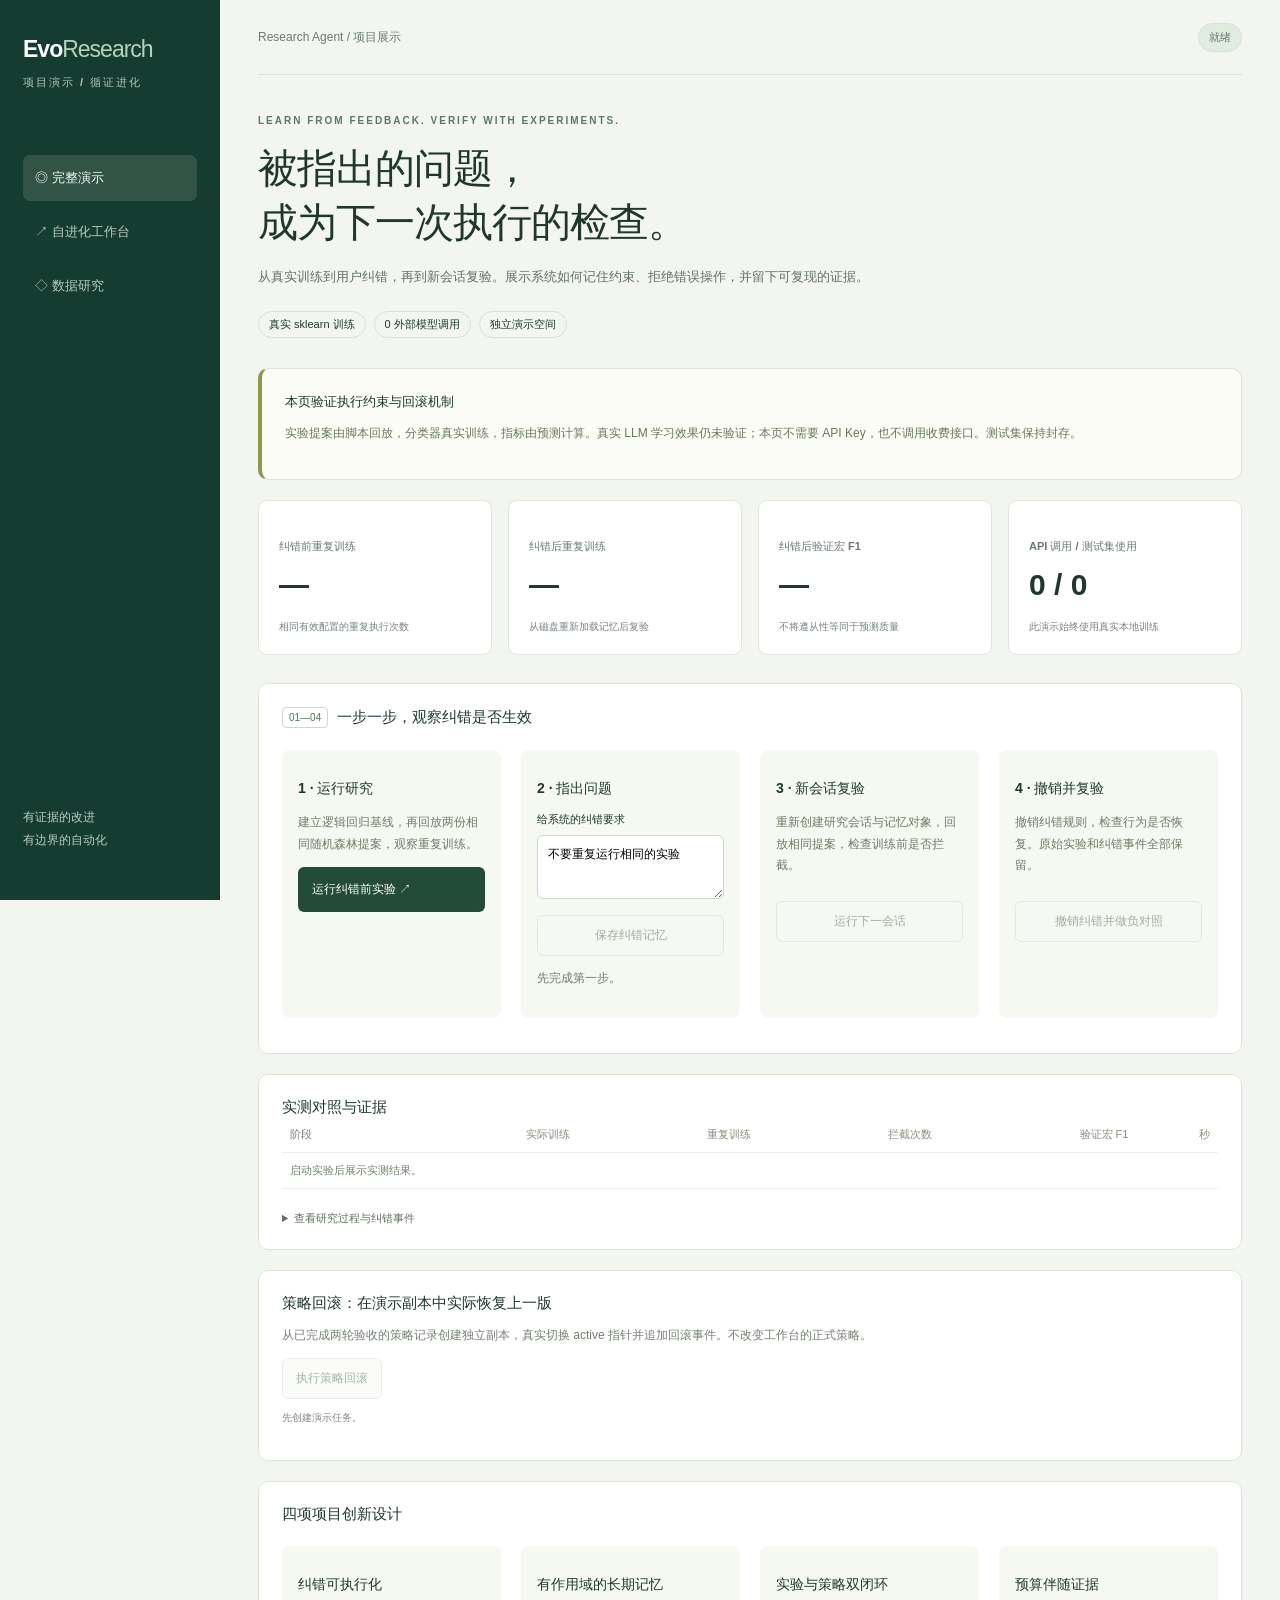
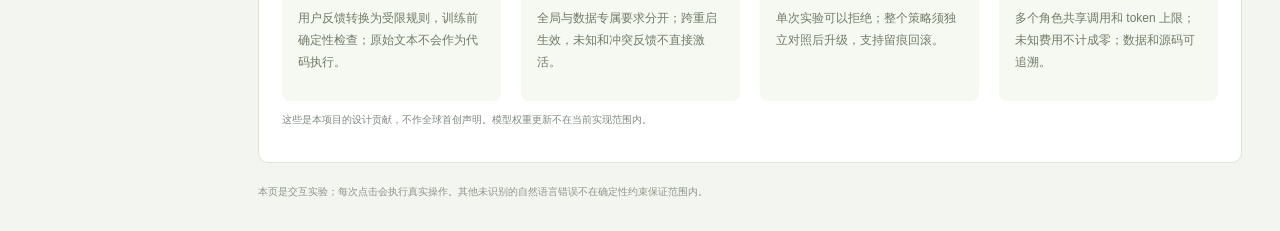
<file: static/showcase.html>
<!doctype html><html lang="zh-CN"><head><meta charset="utf-8"><meta name="viewport" content="width=device-width,initial-scale=1"><title>EvoResearch · 项目演示</title><link rel="stylesheet" href="/static/research-agent.css"><link rel="stylesheet" href="/static/showcase.css"><script src="/static/showcase.js" defer></script></head><body>
<aside><a class="brand" href="/showcase">Evo<span>Research</span><small>项目演示 / 循证进化</small></a><nav><a class="selected" href="/showcase">◎ 完整演示</a><a href="/research-agent">↗ 自进化工作台</a><a href="/">◇ 数据研究</a></nav><p class="side-note">有证据的改进<br>有边界的自动化</p></aside>
<main><header><span>Research Agent / 项目展示</span><span id="state" class="pill">就绪</span></header><section class="hero"><div class="eyebrow">LEARN FROM FEEDBACK. VERIFY WITH EXPERIMENTS.</div><h1>被指出的问题，<br>成为下一次执行的检查。</h1><p>从真实训练到用户纠错，再到新会话复验。展示系统如何记住约束、拒绝错误操作，并留下可复现的证据。</p><span class="tag">真实 sklearn 训练</span><span class="tag">0 外部模型调用</span><span class="tag">独立演示空间</span></section>
<section class="card boundary"><strong>本页验证执行约束与回滚机制</strong><p>实验提案由脚本回放，分类器真实训练，指标由预测计算。真实 LLM 学习效果仍未验证；本页不需要 API Key，也不调用收费接口。测试集保持封存。</p></section>
<section class="metrics"><article><label>纠错前重复训练</label><strong id="before-count">—</strong><small>相同有效配置的重复执行次数</small></article><article><label>纠错后重复训练</label><strong id="after-count">—</strong><small>从磁盘重新加载记忆后复验</small></article><article><label>纠错后验证宏 F1</label><strong id="after-score">—</strong><small>不将遵从性等同于预测质量</small></article><article><label>API 调用 / 测试集使用</label><strong>0 / 0</strong><small>此演示始终使用真实本地训练</small></article></section>
<section class="card"><div class="section-title"><span class="step">01—04</span><h2>一步一步，观察纠错是否生效</h2></div><div class="demo-grid"><article><h3>1 · 运行研究</h3><p>建立逻辑回归基线，再回放两份相同随机森林提案，观察重复训练。</p><button id="start" class="primary">运行纠错前实验 ↗</button></article><article><h3>2 · 指出问题</h3><label for="feedback">给系统的纠错要求</label><textarea id="feedback" rows="3">不要重复运行相同的实验</textarea><button id="remember" disabled>保存纠错记忆</button><p id="feedback-status" class="hint">先完成第一步。</p></article><article><h3>3 · 新会话复验</h3><p>重新创建研究会话与记忆对象，回放相同提案，检查训练前是否拦截。</p><button id="next" disabled>运行下一会话</button></article><article><h3>4 · 撤销并复验</h3><p>撤销纠错规则，检查行为是否恢复。原始实验和纠错事件全部保留。</p><button id="revoke" disabled>撤销纠错并做负对照</button></article></div><p id="message" role="status"></p></section>
<section class="card"><div class="section-title"><h2>实测对照与证据</h2><a id="download" class="button" hidden>下载本次证据 ↓</a></div><div class="table-wrap"><table><thead><tr><th>阶段</th><th>实际训练</th><th>重复训练</th><th>拦截次数</th><th>验证宏 F1</th><th>秒</th></tr></thead><tbody id="rows"><tr><td colspan="6">启动实验后展示实测结果。</td></tr></tbody></table></div><details><summary>查看研究过程与纠错事件</summary><pre id="evidence">尚无运行记录。</pre></details></section>
<section class="card"><div class="section-title"><h2>策略回滚：在演示副本中实际恢复上一版</h2></div><p class="muted">从已完成两轮验收的策略记录创建独立副本，真实切换 active 指针并追加回滚事件。不改变工作台的正式策略。</p><button id="rollback" disabled>执行策略回滚</button><p id="rollback-result" class="hint">先创建演示任务。</p></section>
<section class="card"><h2>四项项目创新设计</h2><div class="demo-grid"><article><h3>纠错可执行化</h3><p>用户反馈转换为受限规则，训练前确定性检查；原始文本不会作为代码执行。</p></article><article><h3>有作用域的长期记忆</h3><p>全局与数据专属要求分开；跨重启生效，未知和冲突反馈不直接激活。</p></article><article><h3>实验与策略双闭环</h3><p>单次实验可以拒绝；整个策略须独立对照后升级，支持留痕回滚。</p></article><article><h3>预算伴随证据</h3><p>多个角色共享调用和 token 上限；未知费用不计成零；数据和源码可追溯。</p></article></div><p class="hint">这些是本项目的设计贡献，不作全球首创声明。模型权重更新不在当前实现范围内。</p></section><footer>本页是交互实验；每次点击会执行真实操作。其他未识别的自然语言错误不在确定性约束保证范围内。</footer></main></body></html>
</file>
<file: static/research-agent.css>
:root{font-family:Inter,"Microsoft YaHei",sans-serif;color:#20372e;background:#f3f5f1;font-synthesis:none}*{box-sizing:border-box}body{margin:0}aside{position:fixed;inset:0 auto 0 0;width:220px;background:#153c30;color:#fff;padding:36px 23px;display:flex;flex-direction:column}.brand{font-size:23px;color:#fff;text-decoration:none;font-weight:750;letter-spacing:-1px}.brand span{font-weight:400;color:#b5d3bb}.brand small{display:block;font-size:11px;letter-spacing:2px;margin-top:12px;color:#b5c8bc}nav{display:grid;gap:8px;margin-top:65px}nav a{padding:14px 12px;color:#b7cdc2;text-decoration:none;border-radius:7px;font-size:13px}nav .selected{background:#315447;color:#fff}.side-note{margin-top:auto;font-size:12px;line-height:1.9;color:#b7cdc2}main{margin-left:220px;padding:0 38px 30px;max-width:1700px}header{height:75px;border-bottom:1px solid #dce4db;display:flex;align-items:center;justify-content:space-between;font-size:12px;color:#6a7b70}.pill,.tag{display:inline-block;background:#e2ebe0;border:1px solid #d7e2d5;border-radius:20px;font-size:11px;padding:6px 10px}.hero{padding:40px 0 30px}.eyebrow{font-size:10px;letter-spacing:2px;color:#5b7868;font-weight:700}h1{font-size:clamp(28px,3.1vw,44px);font-weight:600;line-height:1.35;letter-spacing:-1px;margin:16px 0}p{line-height:1.8;font-size:13px}.hero p{color:#627168;margin-bottom:22px}.tag{margin-right:8px;padding:5px 10px;background:transparent}.metrics{display:grid;grid-template-columns:repeat(4,1fr);gap:16px;margin-bottom:28px}.metrics article{padding:20px;background:#fff;border:1px solid #dfe6dc;border-radius:9px;min-height:130px}.metrics label{font-size:11px;color:#6b7b70}.metrics strong{display:block;font-size:30px;line-height:1.4;font-weight:550;margin:10px 0}.metrics small{font-size:10px;color:#78847b}.layout{display:grid;grid-template-columns:320px minmax(0,1fr);gap:22px;align-items:start}.card{background:#fff;border:1px solid #dde5d9;border-radius:10px;padding:23px;margin-bottom:20px}.section-title{display:flex;align-items:center;gap:9px;flex-wrap:wrap}h2{font-size:15px;font-weight:600;margin:0}.step{font-size:10px;border:1px solid #cbd9c8;padding:4px 6px;color:#54765d;border-radius:4px}.muted{color:#768074;font-size:12px}label{display:block;font-size:11px;margin:18px 0 8px;font-weight:550}input,select{width:100%;padding:11px;border:1px solid #d7dfd3;border-radius:5px;background:#fafbf8;color:#283d31;font:inherit;font-size:12px}input:focus,select:focus{outline:2px solid #6b9578;outline-offset:2px}input[type=file]{font-size:10px}.hint{color:#7e897e;font-size:10px;line-height:1.8}.fields{display:grid;grid-template-columns:1fr 1fr;gap:0 12px}button,.button{padding:11px 13px;border:1px solid #cbd8c6;border-radius:6px;background:#f8faf6;color:#31573d;font-size:12px;text-decoration:none;cursor:pointer}.primary{display:flex;justify-content:space-between;width:100%;background:#224c36;color:white;margin-top:22px;border:0;padding:14px}button:disabled{opacity:.45;cursor:default}details{margin-top:22px;color:#627260;font-size:11px}summary{cursor:pointer}.empty{text-align:center;padding:52px 10px;color:#7b897b}.orbit{font-size:48px;color:#acc2a1}h3{font-size:14px;font-weight:550}.empty p{font-size:11px}.round{border-top:1px solid #e7ece3;padding-top:18px;margin-top:22px}.round-head{display:flex;justify-content:space-between;align-items:center;gap:10px}.round h3{margin:0}.round .up{background:#e5f0dc;color:#3c6426}.round .keep{background:#f2eddf;color:#866a27}.round p{font-size:11px;color:#687a67}.table-wrap{overflow-x:auto}table{border-collapse:collapse;width:100%;font-size:11px}td,th{padding:10px 8px;text-align:right;border-bottom:1px solid #edf0e9;font-weight:400;white-space:nowrap}td:first-child,th:first-child{text-align:left;color:#71806e}th{color:#84907e}.checkline{font-size:10px;line-height:1.9;margin-top:12px;color:#5d7753}.checkline.fail{color:#927237}.actions{display:flex;gap:10px;flex-wrap:wrap;margin-top:20px}.events{padding:0;list-style:none;max-height:280px;overflow:auto}.events li{font-size:11px;border-left:2px solid #cfddc8;padding:9px 12px;margin-left:3px;color:#6b7b64;line-height:1.7}.events time{display:inline-block;min-width:48px;color:#9ba496}.events strong{font-weight:550;color:#35533a}footer{font-size:10px;color:#8c9687;margin-top:10px;line-height:1.8}#error{color:#a1452c;font-size:12px}a[hidden]{display:none}@media(min-width:1400px){.layout{grid-template-columns:350px minmax(0,1fr)}}@media(max-width:1100px){aside{width:180px;padding:28px 16px}main{margin-left:180px;padding:0 24px 25px}.metrics{grid-template-columns:repeat(2,1fr)}.layout{grid-template-columns:280px minmax(0,1fr)}}@media(max-width:800px){aside{position:static;width:auto;padding:18px 22px}.brand{font-size:20px}.brand small,.side-note{display:none}nav{display:flex;flex-wrap:wrap;margin-top:15px;gap:5px}nav a{font-size:11px;padding:8px}main{margin-left:0;padding:0 18px 24px}.layout{grid-template-columns:1fr}.hero{padding-top:26px}.metrics{gap:10px}.metrics article{padding:15px;min-height:115px}.metrics strong{font-size:25px}.desktop{display:none}.card{padding:18px}.results{min-width:0}}
</file>
<file: static/showcase.css>
.boundary{border-left:4px solid #8b9b49;background:#fbfcf5}.boundary strong{font-size:13px}.boundary p{font-size:12px;color:#68785b}.demo-grid{display:grid;grid-template-columns:repeat(4,minmax(0,1fr));gap:20px;margin-top:22px}.demo-grid article{padding:16px;background:#f6f8f2;border-radius:8px}.demo-grid p{font-size:12px;color:#6f7c65}.demo-grid button{width:100%;margin-top:12px}.demo-grid label{margin-top:8px}textarea{width:100%;padding:10px;border:1px solid #ccd7c5;border-radius:6px;font:inherit;font-size:12px;resize:vertical}details{margin-top:22px}pre{white-space:pre-wrap;overflow-wrap:anywhere;max-height:400px;overflow:auto;background:#f3f6ef;padding:16px;font-size:11px}#message{font-size:12px;color:#536d41}.section-title .button{margin-left:auto}@media(max-width:1100px){.demo-grid{grid-template-columns:repeat(2,minmax(0,1fr))}}@media(max-width:600px){.demo-grid{grid-template-columns:1fr}}
</file>
